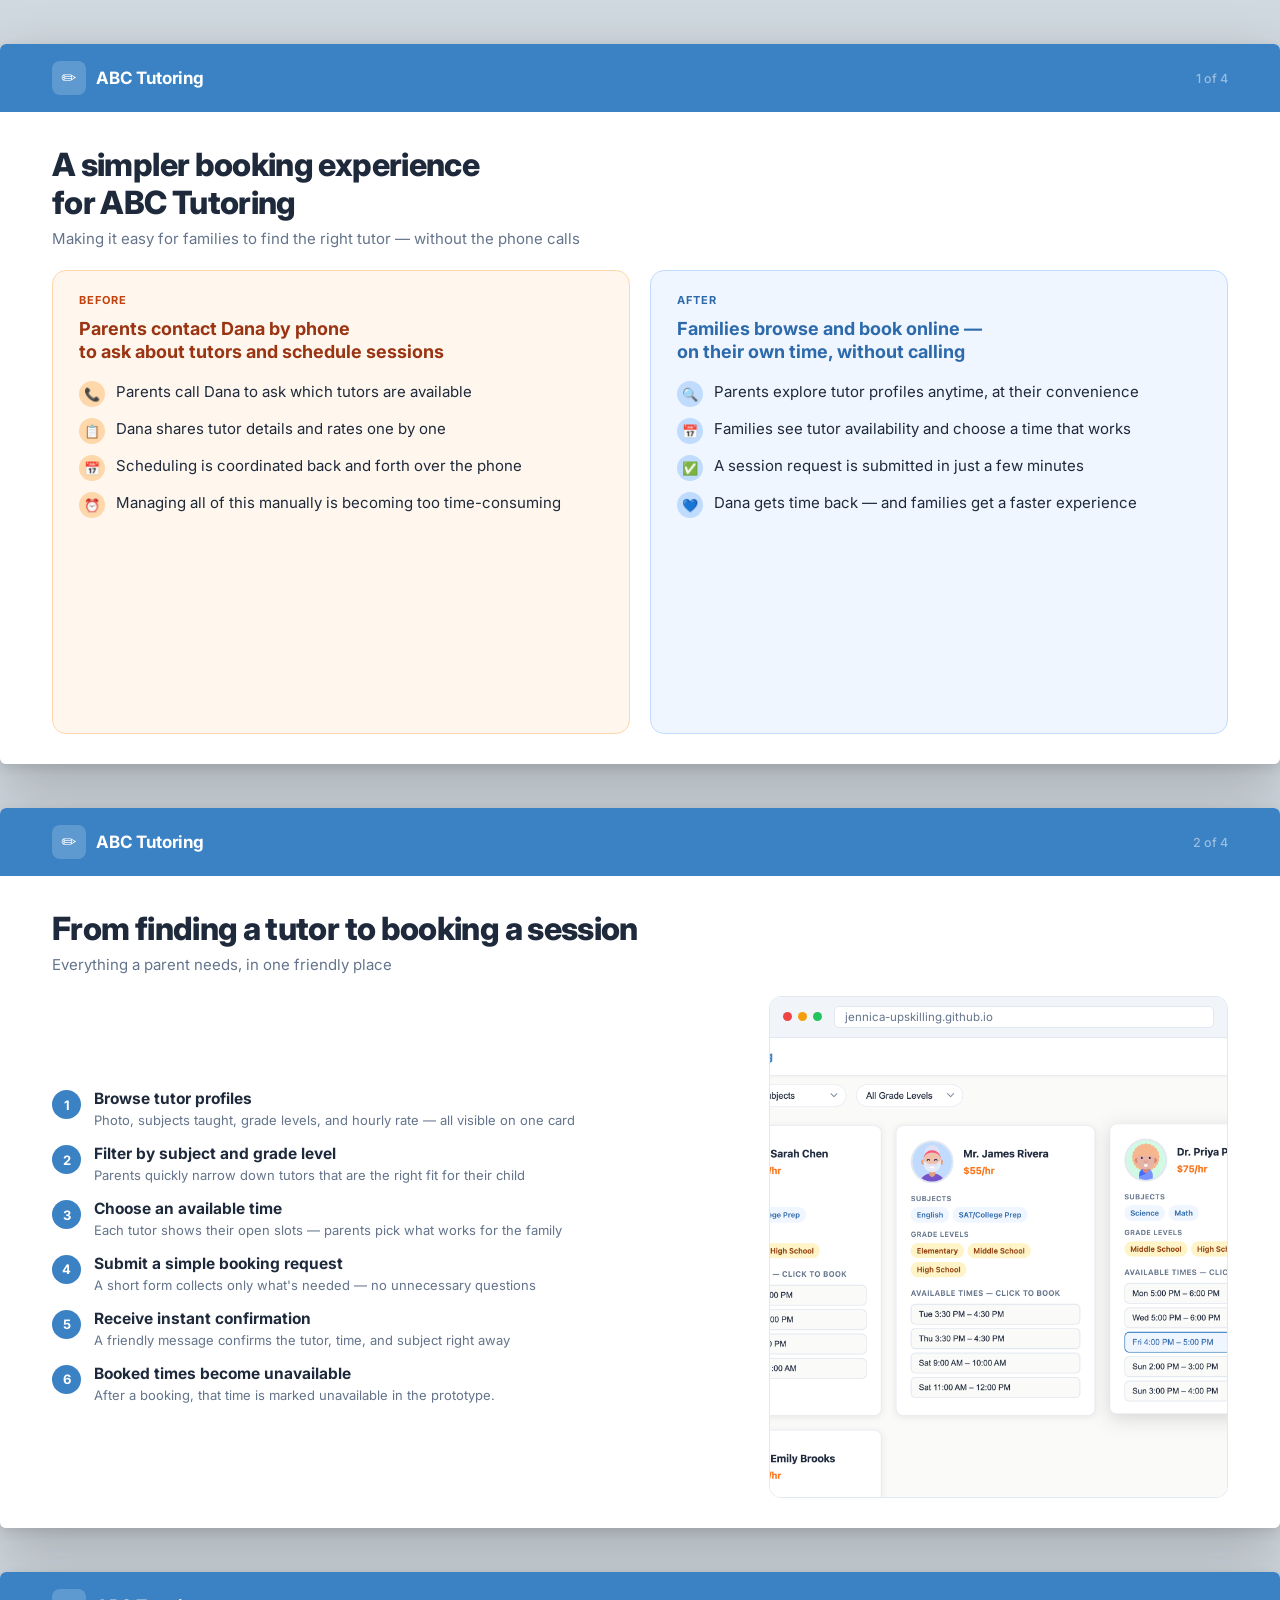
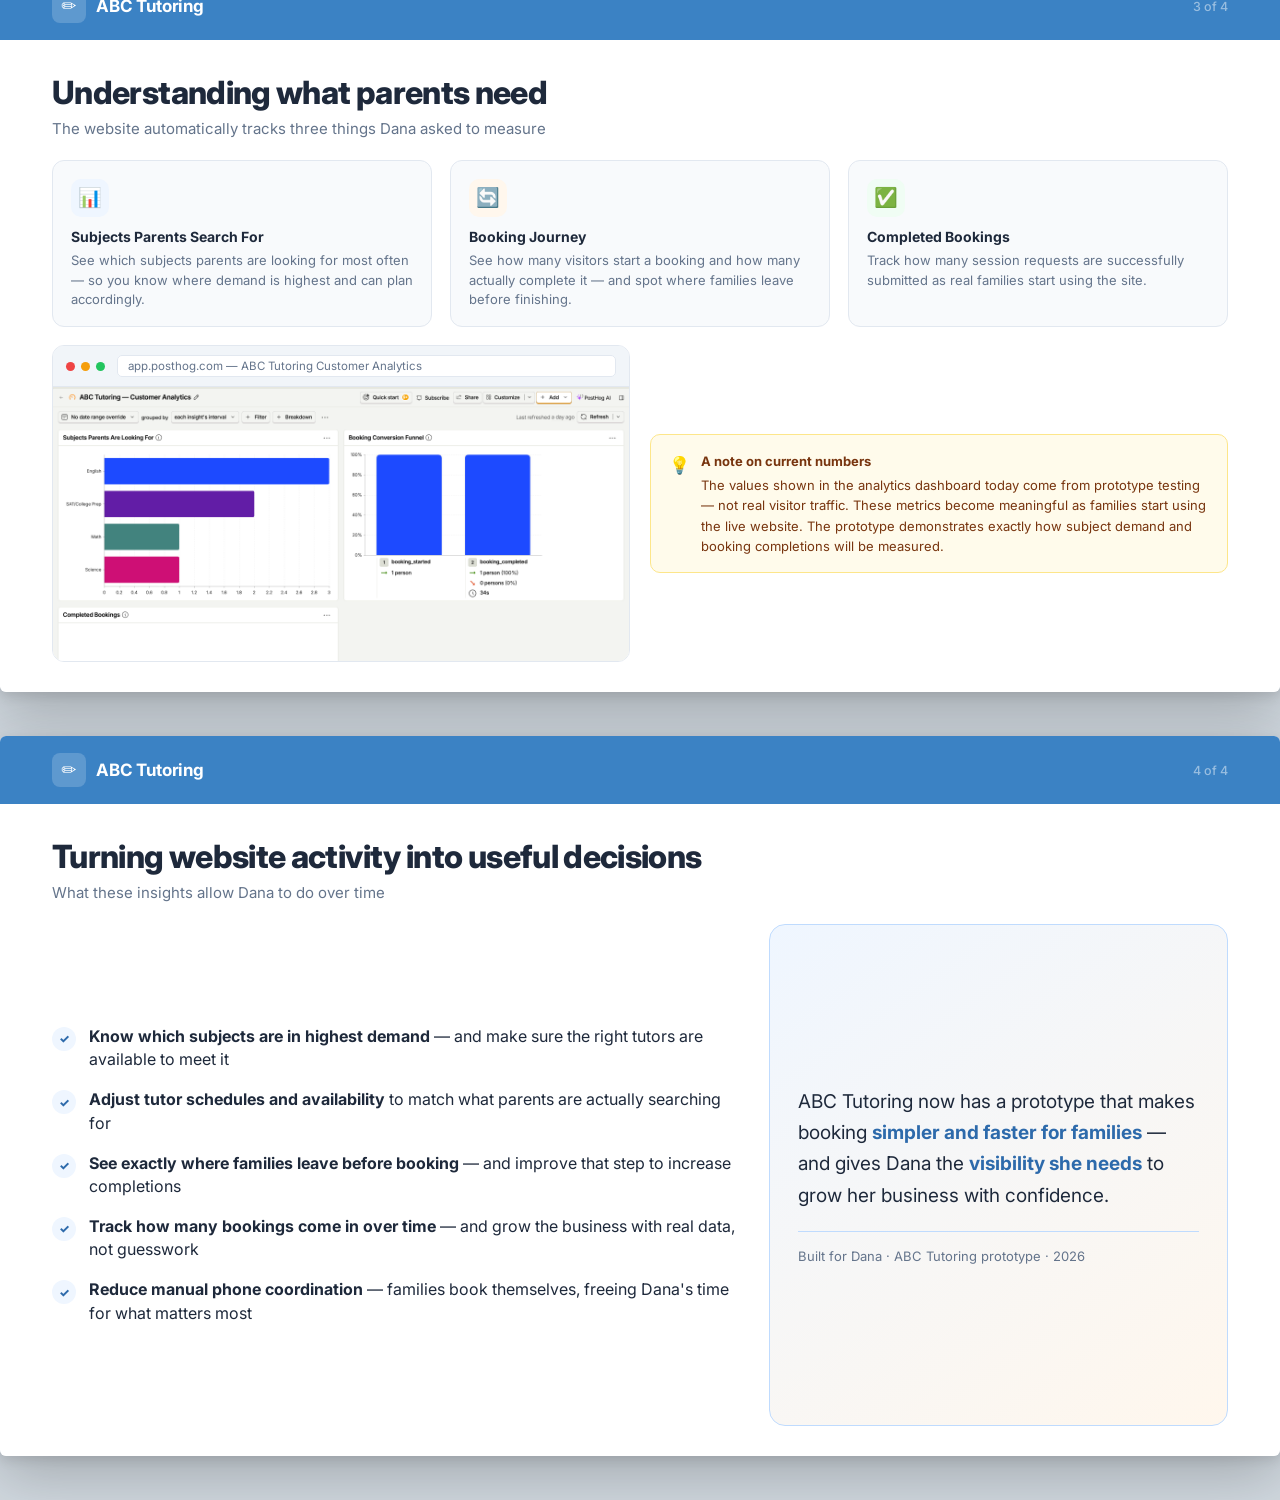
<file: presentation/slides.html>
<!DOCTYPE html>
<html lang="en">
<head>
  <meta charset="UTF-8">
  <meta name="viewport" content="width=device-width, initial-scale=1.0">
  <title>ABC Tutoring — Prototype Presentation</title>
  <link rel="preconnect" href="https://fonts.googleapis.com">
  <link rel="preconnect" href="https://fonts.gstatic.com" crossorigin>
  <link href="https://fonts.googleapis.com/css2?family=Inter:wght@400;500;600;700;800&display=swap" rel="stylesheet">
  <style>
    /* ─── Tokens ─────────────────────────────────────────────────── */
    :root {
      --blue:          #3b82c4;
      --blue-dk:       #2d6aab;
      --blue-lt:       #eff6ff;
      --blue-bd:       #bfdbfe;
      --orange:        #f97316;
      --orange-lt:     #fff7ed;
      --orange-bd:     #fed7aa;
      --green-lt:      #f0fdf4;
      --yellow-lt:     #fffbeb;
      --yellow-bd:     #fde68a;
      --text:          #1e293b;
      --muted:         #64748b;
      --light:         #94a3b8;
      --border:        #e2e8f0;
      --surface:       #f8fafc;
      --white:         #ffffff;
    }

    *, *::before, *::after { box-sizing: border-box; margin: 0; padding: 0; }

    body {
      font-family: 'Inter', system-ui, -apple-system, 'Segoe UI', sans-serif;
      -webkit-font-smoothing: antialiased;
      background: #d1d9e0;
    }

    /* ─── Slide frame ─────────────────────────────────────────────── */
    .slide-outer {
      width: 1280px;
      margin: 44px auto;
      border-radius: 6px;
      overflow: hidden;
      box-shadow: 0 20px 60px rgba(0,0,0,.22), 0 4px 12px rgba(0,0,0,.1);
    }

    .slide {
      width: 1280px;
      height: 720px;
      background: var(--white);
      display: flex;
      flex-direction: column;
      overflow: hidden;
    }

    /* ─── Header bar ──────────────────────────────────────────────── */
    .hdr {
      background: var(--blue);
      height: 68px;
      padding: 0 52px;
      display: flex;
      align-items: center;
      justify-content: space-between;
      flex-shrink: 0;
    }

    .logo {
      display: flex;
      align-items: center;
      gap: 10px;
      color: #fff;
      font-size: 17px;
      font-weight: 700;
      letter-spacing: -.01em;
    }

    .logo-mark {
      width: 34px;
      height: 34px;
      background: rgba(255,255,255,.18);
      border-radius: 8px;
      display: flex;
      align-items: center;
      justify-content: center;
      font-size: 18px;
      line-height: 1;
    }

    .slide-num {
      font-size: 12.5px;
      color: rgba(255,255,255,.48);
      font-weight: 500;
    }

    /* ─── Body ────────────────────────────────────────────────────── */
    .body {
      flex: 1;
      min-height: 0;
      padding: 34px 52px 30px;
      display: flex;
      flex-direction: column;
    }

    .title {
      font-size: 32px;
      font-weight: 800;
      color: var(--text);
      line-height: 1.18;
      letter-spacing: -.02em;
      margin-bottom: 7px;
      flex-shrink: 0;
    }

    .subtitle {
      font-size: 15px;
      color: var(--muted);
      margin-bottom: 22px;
      flex-shrink: 0;
    }

    .content {
      flex: 1;
      min-height: 0;
    }

    /* ─── Layout helpers ──────────────────────────────────────────── */
    .g2     { display: grid; grid-template-columns: 1fr 1fr;        gap: 20px; height: 100%; }
    .g6040  { display: grid; grid-template-columns: 60fr 40fr;      gap: 28px; height: 100%; }
    .g3     { display: grid; grid-template-columns: repeat(3, 1fr); gap: 18px; }

    /* ─── Before / After cards  (slide 1) ────────────────────────── */
    .ba {
      border-radius: 14px;
      padding: 22px 26px;
      display: flex;
      flex-direction: column;
    }
    .ba.before { background: var(--orange-lt); border: 1.5px solid var(--orange-bd); }
    .ba.after  { background: var(--blue-lt);   border: 1.5px solid var(--blue-bd); }

    .ba-eye {
      font-size: 11px;
      font-weight: 700;
      text-transform: uppercase;
      letter-spacing: .09em;
      margin-bottom: 10px;
    }
    .before .ba-eye { color: #c2410c; }
    .after  .ba-eye { color: var(--blue-dk); }

    .ba-head {
      font-size: 18px;
      font-weight: 700;
      line-height: 1.3;
      margin-bottom: 18px;
    }
    .before .ba-head { color: #9a3412; }
    .after  .ba-head { color: var(--blue-dk); }

    .ba-list { list-style: none; display: flex; flex-direction: column; gap: 11px; }

    .ba-item {
      display: flex;
      align-items: flex-start;
      gap: 11px;
      font-size: 15px;
      color: var(--text);
      line-height: 1.4;
    }

    .ba-dot {
      width: 26px;
      height: 26px;
      border-radius: 50%;
      font-size: 13px;
      display: flex;
      align-items: center;
      justify-content: center;
      flex-shrink: 0;
    }
    .before .ba-dot { background: var(--orange-bd); }
    .after  .ba-dot { background: var(--blue-bd); }

    /* ─── Feature list  (slide 2) ────────────────────────────────── */
    .feat-list { list-style: none; display: flex; flex-direction: column; gap: 14px; height: 100%; justify-content: center; }

    .feat-item { display: flex; align-items: flex-start; gap: 13px; }

    .feat-num {
      width: 29px;
      height: 29px;
      background: var(--blue);
      color: #fff;
      border-radius: 50%;
      display: flex;
      align-items: center;
      justify-content: center;
      font-size: 13px;
      font-weight: 700;
      flex-shrink: 0;
      margin-top: 1px;
    }

    .feat-text strong { display: block; font-size: 15.5px; font-weight: 700; color: var(--text); margin-bottom: 1px; }
    .feat-text span   { font-size: 13px; color: var(--muted); line-height: 1.45; }

    /* ─── Browser mockup ─────────────────────────────────────────── */
    .browser {
      border: 1.5px solid var(--border);
      border-radius: 12px;
      overflow: hidden;
      display: flex;
      flex-direction: column;
      height: 100%;
    }

    .browser-bar {
      background: #f1f5f9;
      border-bottom: 1px solid var(--border);
      padding: 9px 13px;
      display: flex;
      align-items: center;
      gap: 6px;
      flex-shrink: 0;
    }

    .dot   { width: 9px; height: 9px; border-radius: 50%; }
    .dot-r { background: #ef4444; }
    .dot-y { background: #f59e0b; }
    .dot-g { background: #22c55e; }

    .browser-url {
      background: #fff;
      border: 1px solid var(--border);
      border-radius: 5px;
      padding: 3px 10px;
      font-size: 11.5px;
      color: var(--muted);
      margin-left: 6px;
      flex: 1;
      white-space: nowrap;
      overflow: hidden;
      text-overflow: ellipsis;
    }

    .browser-body {
      flex: 1;
      min-height: 0;
      overflow: hidden;
      background: var(--surface);
    }

    .browser-body img {
      width: 100%;
      height: 100%;
      object-fit: cover;
      object-position: top;
      display: block;
    }

    /* ─── Placeholder ────────────────────────────────────────────── */
    .ph {
      width: 100%;
      height: 100%;
      display: flex;
      flex-direction: column;
      align-items: center;
      justify-content: center;
      gap: 8px;
      text-align: center;
      padding: 20px;
      background: var(--surface);
    }

    /* When placeholder is standalone (not inside browser) */
    .ph-box {
      border: 2px dashed #cbd5e1;
      border-radius: 10px;
    }

    .ph-icon  { font-size: 34px; opacity: .28; }
    .ph-label { font-size: 13px; font-weight: 700; color: var(--light); }
    .ph-hint  { font-size: 12px; color: #b0bec5; line-height: 1.5; }

    /* ─── Metric cards  (slide 3) ────────────────────────────────── */
    .metric-card {
      background: var(--surface);
      border: 1.5px solid var(--border);
      border-radius: 12px;
      padding: 18px 18px 16px;
    }

    .m-icon {
      width: 38px;
      height: 38px;
      border-radius: 10px;
      display: flex;
      align-items: center;
      justify-content: center;
      font-size: 19px;
      margin-bottom: 11px;
    }
    .m-icon.blue   { background: var(--blue-lt); }
    .m-icon.orange { background: var(--orange-lt); }
    .m-icon.green  { background: var(--green-lt); }

    .m-title { font-size: 14px; font-weight: 700; color: var(--text); margin-bottom: 6px; }
    .m-desc  { font-size: 13px; color: var(--muted); line-height: 1.52; }

    /* ─── Data note  (slide 3) ───────────────────────────────────── */
    .data-note {
      background: var(--yellow-lt);
      border: 1.5px solid var(--yellow-bd);
      border-radius: 10px;
      padding: 16px 18px;
      display: flex;
      gap: 11px;
      align-items: flex-start;
      font-size: 13px;
      color: #78350f;
      line-height: 1.55;
    }
    .data-note .ni { font-size: 17px; flex-shrink: 0; margin-top: 1px; }
    .data-note strong { display: block; font-weight: 700; margin-bottom: 4px; }

    /* ─── Decision list  (slide 4) ───────────────────────────────── */
    .dec-list { list-style: none; display: flex; flex-direction: column; gap: 17px; height: 100%; justify-content: center; }

    .dec-item {
      display: flex;
      align-items: flex-start;
      gap: 13px;
      font-size: 16px;
      color: var(--text);
      line-height: 1.45;
    }

    .chk {
      width: 24px;
      height: 24px;
      background: var(--blue-lt);
      color: var(--blue-dk);
      border-radius: 50%;
      display: flex;
      align-items: center;
      justify-content: center;
      font-size: 12px;
      font-weight: 800;
      flex-shrink: 0;
      margin-top: 2px;
    }

    /* ─── Closing box  (slide 4) ─────────────────────────────────── */
    .closing {
      background: linear-gradient(145deg, #eff6ff 0%, #fff7ed 100%);
      border: 1.5px solid var(--blue-bd);
      border-radius: 16px;
      padding: 32px 28px;
      height: 100%;
      display: flex;
      flex-direction: column;
      justify-content: center;
      gap: 20px;
    }

    .closing-q {
      font-size: 19px;
      line-height: 1.65;
      color: var(--text);
      font-weight: 400;
    }
    .closing-q strong { color: var(--blue-dk); font-weight: 700; }

    .closing-tag {
      font-size: 13px;
      color: var(--muted);
      border-top: 1px solid var(--blue-bd);
      padding-top: 16px;
    }

    /* ─── Print ──────────────────────────────────────────────────── */
    @page { size: 1280px 720px; margin: 0; }

    @media print {
      body { background: none; }

      .slide-outer {
        width: 1280px;
        margin: 0;
        box-shadow: none;
        border-radius: 0;
        page-break-after: always;
        break-after: page;
      }

      .slide-outer:last-of-type {
        page-break-after: avoid;
        break-after: avoid;
      }
    }
  </style>
</head>
<body>

<!-- ════════════════════════════════════ SLIDE 1 ════════════════════════════════════ -->
<div class="slide-outer">
  <div class="slide">

    <div class="hdr">
      <div class="logo">
        <div class="logo-mark">✏️</div>
        ABC Tutoring
      </div>
      <span class="slide-num">1 of 4</span>
    </div>

    <div class="body">
      <div class="title">A simpler booking experience<br>for ABC Tutoring</div>
      <div class="subtitle">Making it easy for families to find the right tutor — without the phone calls</div>

      <div class="content">
        <div class="g2">

          <div class="ba before">
            <div class="ba-eye">Before</div>
            <div class="ba-head">Parents contact Dana by phone<br>to ask about tutors and schedule sessions</div>
            <ul class="ba-list">
              <li class="ba-item">
                <div class="ba-dot">📞</div>
                Parents call Dana to ask which tutors are available
              </li>
              <li class="ba-item">
                <div class="ba-dot">📋</div>
                Dana shares tutor details and rates one by one
              </li>
              <li class="ba-item">
                <div class="ba-dot">📅</div>
                Scheduling is coordinated back and forth over the phone
              </li>
              <li class="ba-item">
                <div class="ba-dot">⏰</div>
                Managing all of this manually is becoming too time-consuming
              </li>
            </ul>
          </div>

          <div class="ba after">
            <div class="ba-eye">After</div>
            <div class="ba-head">Families browse and book online —<br>on their own time, without calling</div>
            <ul class="ba-list">
              <li class="ba-item">
                <div class="ba-dot">🔍</div>
                Parents explore tutor profiles anytime, at their convenience
              </li>
              <li class="ba-item">
                <div class="ba-dot">📅</div>
                Families see tutor availability and choose a time that works
              </li>
              <li class="ba-item">
                <div class="ba-dot">✅</div>
                A session request is submitted in just a few minutes
              </li>
              <li class="ba-item">
                <div class="ba-dot">💙</div>
                Dana gets time back — and families get a faster experience
              </li>
            </ul>
          </div>

        </div>
      </div>
    </div>

  </div>
</div>

<!-- ════════════════════════════════════ SLIDE 2 ════════════════════════════════════ -->
<div class="slide-outer">
  <div class="slide">

    <div class="hdr">
      <div class="logo">
        <div class="logo-mark">✏️</div>
        ABC Tutoring
      </div>
      <span class="slide-num">2 of 4</span>
    </div>

    <div class="body">
      <div class="title">From finding a tutor to booking a session</div>
      <div class="subtitle">Everything a parent needs, in one friendly place</div>

      <div class="content">
        <div class="g6040">

          <ul class="feat-list">
            <li class="feat-item">
              <div class="feat-num">1</div>
              <div class="feat-text">
                <strong>Browse tutor profiles</strong>
                <span>Photo, subjects taught, grade levels, and hourly rate — all visible on one card</span>
              </div>
            </li>
            <li class="feat-item">
              <div class="feat-num">2</div>
              <div class="feat-text">
                <strong>Filter by subject and grade level</strong>
                <span>Parents quickly narrow down tutors that are the right fit for their child</span>
              </div>
            </li>
            <li class="feat-item">
              <div class="feat-num">3</div>
              <div class="feat-text">
                <strong>Choose an available time</strong>
                <span>Each tutor shows their open slots — parents pick what works for the family</span>
              </div>
            </li>
            <li class="feat-item">
              <div class="feat-num">4</div>
              <div class="feat-text">
                <strong>Submit a simple booking request</strong>
                <span>A short form collects only what's needed — no unnecessary questions</span>
              </div>
            </li>
            <li class="feat-item">
              <div class="feat-num">5</div>
              <div class="feat-text">
                <strong>Receive instant confirmation</strong>
                <span>A friendly message confirms the tutor, time, and subject right away</span>
              </div>
            </li>
            <li class="feat-item">
              <div class="feat-num">6</div>
              <div class="feat-text">
                <strong>Booked times become unavailable</strong>
                <span>After a booking, that time is marked unavailable in the prototype.</span>
              </div>
            </li>
          </ul>

          <div class="browser">
            <div class="browser-bar">
              <div class="dot dot-r"></div>
              <div class="dot dot-y"></div>
              <div class="dot dot-g"></div>
              <div class="browser-url">jennica-upskilling.github.io</div>
            </div>
            <div class="browser-body">
              <img src="screenshot-site.png" alt="ABC Tutoring website">
            </div>
          </div>

        </div>
      </div>
    </div>

  </div>
</div>

<!-- ════════════════════════════════════ SLIDE 3 ════════════════════════════════════ -->
<div class="slide-outer">
  <div class="slide">

    <div class="hdr">
      <div class="logo">
        <div class="logo-mark">✏️</div>
        ABC Tutoring
      </div>
      <span class="slide-num">3 of 4</span>
    </div>

    <div class="body">
      <div class="title">Understanding what parents need</div>
      <div class="subtitle">The website automatically tracks three things Dana asked to measure</div>

      <div class="content" style="display:flex; flex-direction:column;">

        <!-- Three metric cards -->
        <div class="g3" style="margin-bottom:18px; flex-shrink:0;">
          <div class="metric-card">
            <div class="m-icon blue">📊</div>
            <div class="m-title">Subjects Parents Search For</div>
            <div class="m-desc">See which subjects parents are looking for most often — so you know where demand is highest and can plan accordingly.</div>
          </div>
          <div class="metric-card">
            <div class="m-icon orange">🔄</div>
            <div class="m-title">Booking Journey</div>
            <div class="m-desc">See how many visitors start a booking and how many actually complete it — and spot where families leave before finishing.</div>
          </div>
          <div class="metric-card">
            <div class="m-icon green">✅</div>
            <div class="m-title">Completed Bookings</div>
            <div class="m-desc">Track how many session requests are successfully submitted as real families start using the site.</div>
          </div>
        </div>

        <!-- Dashboard screenshot + data note -->
        <div style="display:grid; grid-template-columns:1fr 1fr; gap:20px; flex:1; min-height:0;">

          <div class="browser">
            <div class="browser-bar">
              <div class="dot dot-r"></div>
              <div class="dot dot-y"></div>
              <div class="dot dot-g"></div>
              <div class="browser-url">app.posthog.com — ABC Tutoring Customer Analytics</div>
            </div>
            <div class="browser-body">
              <img src="screenshot-dashboard.png" alt="PostHog analytics dashboard">
            </div>
          </div>

          <div style="display:flex; align-items:center;">
            <div class="data-note">
              <span class="ni">💡</span>
              <div>
                <strong>A note on current numbers</strong>
                The values shown in the analytics dashboard today come from prototype testing — not real visitor traffic. These metrics become meaningful as families start using the live website. The prototype demonstrates exactly how subject demand and booking completions will be measured.
              </div>
            </div>
          </div>

        </div>
      </div>
    </div>

  </div>
</div>

<!-- ════════════════════════════════════ SLIDE 4 ════════════════════════════════════ -->
<div class="slide-outer">
  <div class="slide">

    <div class="hdr">
      <div class="logo">
        <div class="logo-mark">✏️</div>
        ABC Tutoring
      </div>
      <span class="slide-num">4 of 4</span>
    </div>

    <div class="body">
      <div class="title">Turning website activity into useful decisions</div>
      <div class="subtitle">What these insights allow Dana to do over time</div>

      <div class="content">
        <div class="g6040">

          <ul class="dec-list">
            <li class="dec-item">
              <div class="chk">✓</div>
              <div><strong>Know which subjects are in highest demand</strong> — and make sure the right tutors are available to meet it</div>
            </li>
            <li class="dec-item">
              <div class="chk">✓</div>
              <div><strong>Adjust tutor schedules and availability</strong> to match what parents are actually searching for</div>
            </li>
            <li class="dec-item">
              <div class="chk">✓</div>
              <div><strong>See exactly where families leave before booking</strong> — and improve that step to increase completions</div>
            </li>
            <li class="dec-item">
              <div class="chk">✓</div>
              <div><strong>Track how many bookings come in over time</strong> — and grow the business with real data, not guesswork</div>
            </li>
            <li class="dec-item">
              <div class="chk">✓</div>
              <div><strong>Reduce manual phone coordination</strong> — families book themselves, freeing Dana's time for what matters most</div>
            </li>
          </ul>

          <div class="closing">
            <p class="closing-q">
              ABC Tutoring now has a prototype that makes booking <strong>simpler and faster for families</strong> — and gives Dana the <strong>visibility she needs</strong> to grow her business with confidence.
            </p>
            <p class="closing-tag">
              Built for Dana · ABC Tutoring prototype · 2026
            </p>
          </div>

        </div>
      </div>
    </div>

  </div>
</div>

</body>
</html>
</file>
